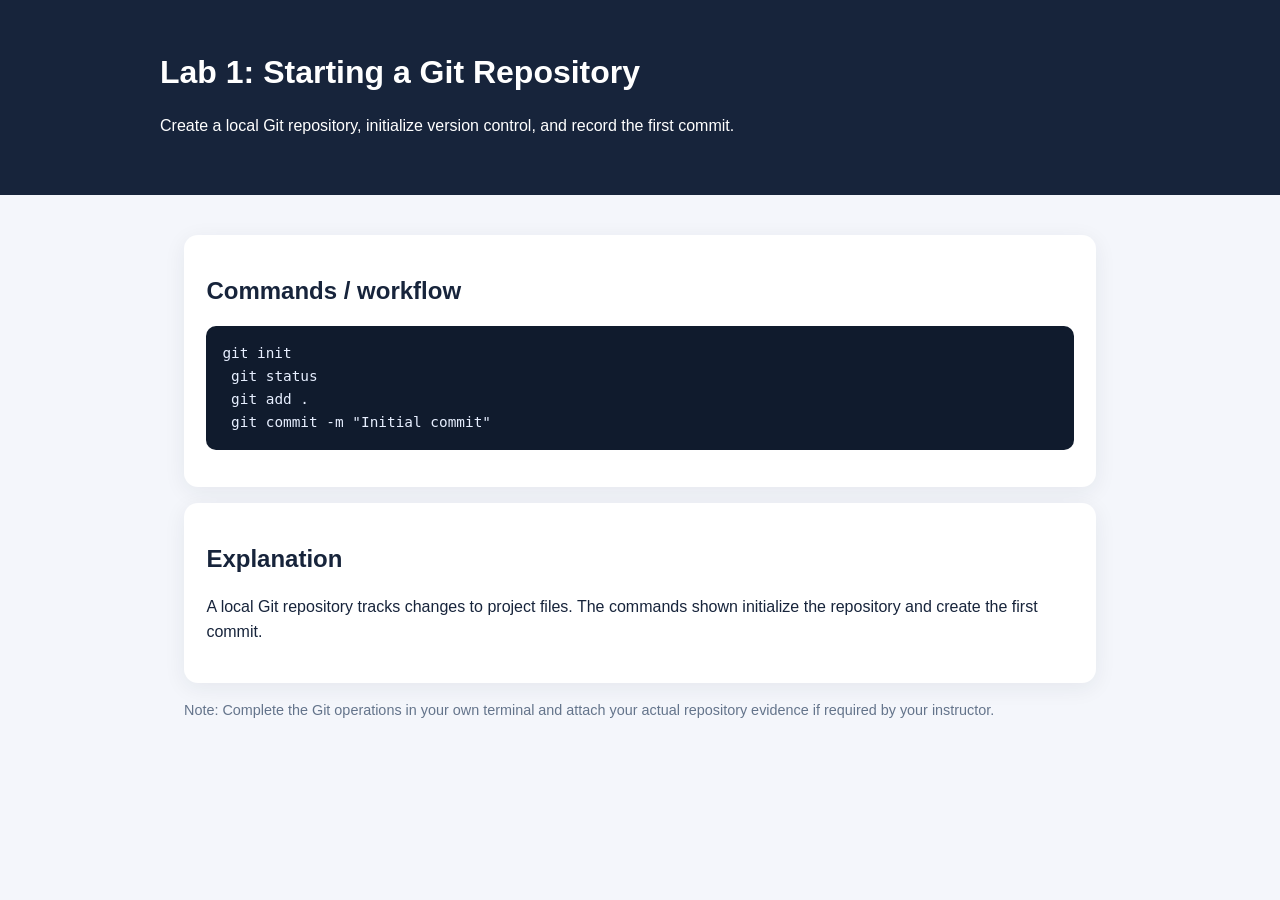
<file: Lab1/index.html>
<!DOCTYPE html>
<html lang="en"><head><meta charset="UTF-8"><meta name="viewport" content="width=device-width, initial-scale=1.0"><title>Lab 1: Starting a Git Repository</title><link rel="stylesheet" href="style.css"></head><body>
<!-- Name: Mohammad Ayan | Roll Number: 2410303268 | Assignment: Lab 1 - Starting a Git Repository -->
<header><h1>Lab 1: Starting a Git Repository</h1><p>Create a local Git repository, initialize version control, and record the first commit.</p></header><main><section class="card"><h2>Commands / workflow</h2><pre>git init
 git status
 git add .
 git commit -m "Initial commit"</pre></section><section class="card"><h2>Explanation</h2><p>A local Git repository tracks changes to project files. The commands shown initialize the repository and create the first commit.</p></section><p class="note">Note: Complete the Git operations in your own terminal and attach your actual repository evidence if required by your instructor.</p></main></body></html>
</file>
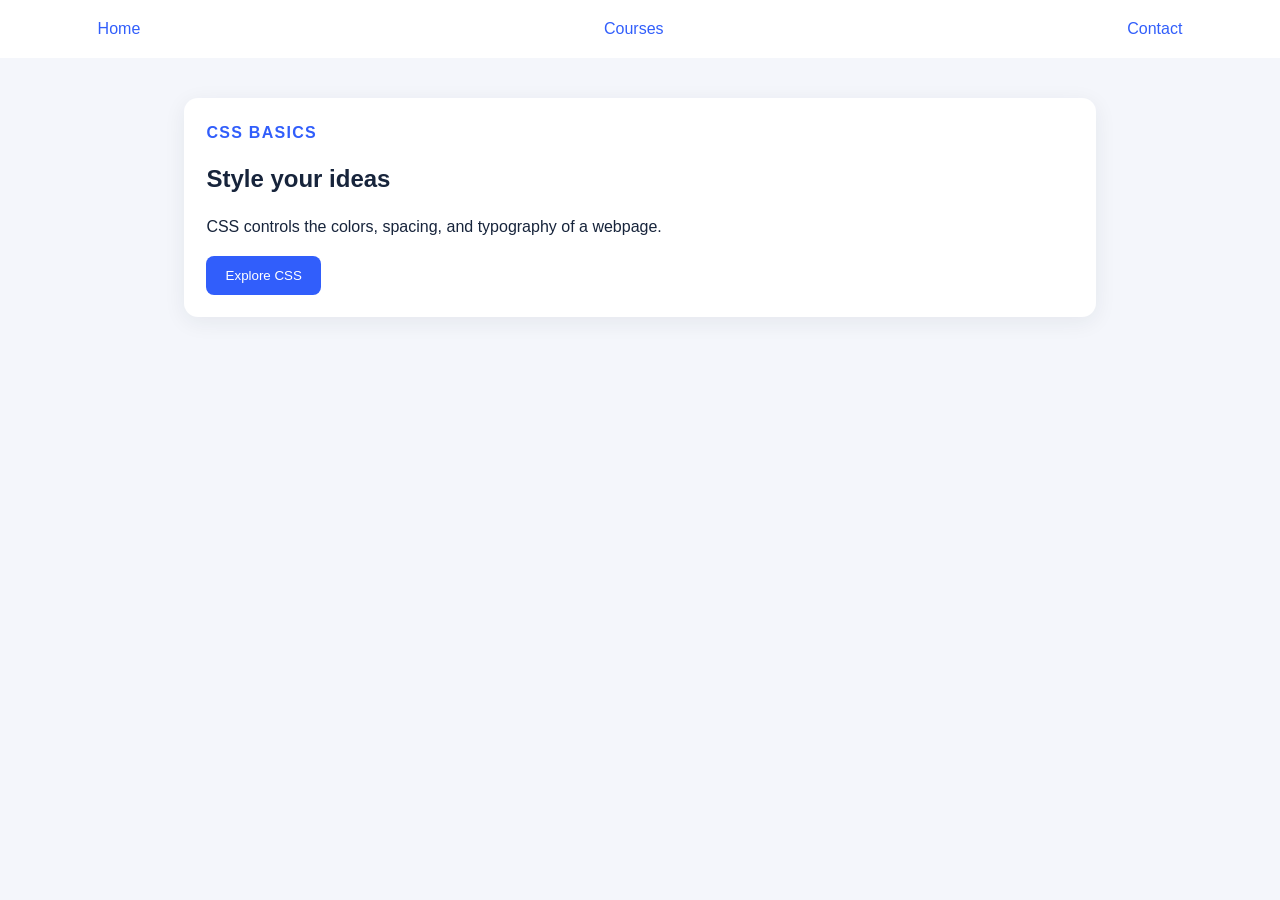
<file: Lab10/index.html>
<!DOCTYPE html><html lang="en"><head><meta charset="UTF-8"><meta name="viewport" content="width=device-width, initial-scale=1.0"><title>Lab 10: CSS Fundamentals</title><link rel="stylesheet" href="style.css"></head><body><!-- Name: Mohammad Ayan | Roll Number: YOUR_ROLL_NUMBER | Assignment: Lab 10 - CSS Fundamentals --><nav><a>Home</a><a>Courses</a><a>Contact</a></nav><main><article class="card"><span class="tag">CSS BASICS</span><h1>Style your ideas</h1><p>CSS controls the colors, spacing, and typography of a webpage.</p><button>Explore CSS</button></article></main></body></html>
</file>
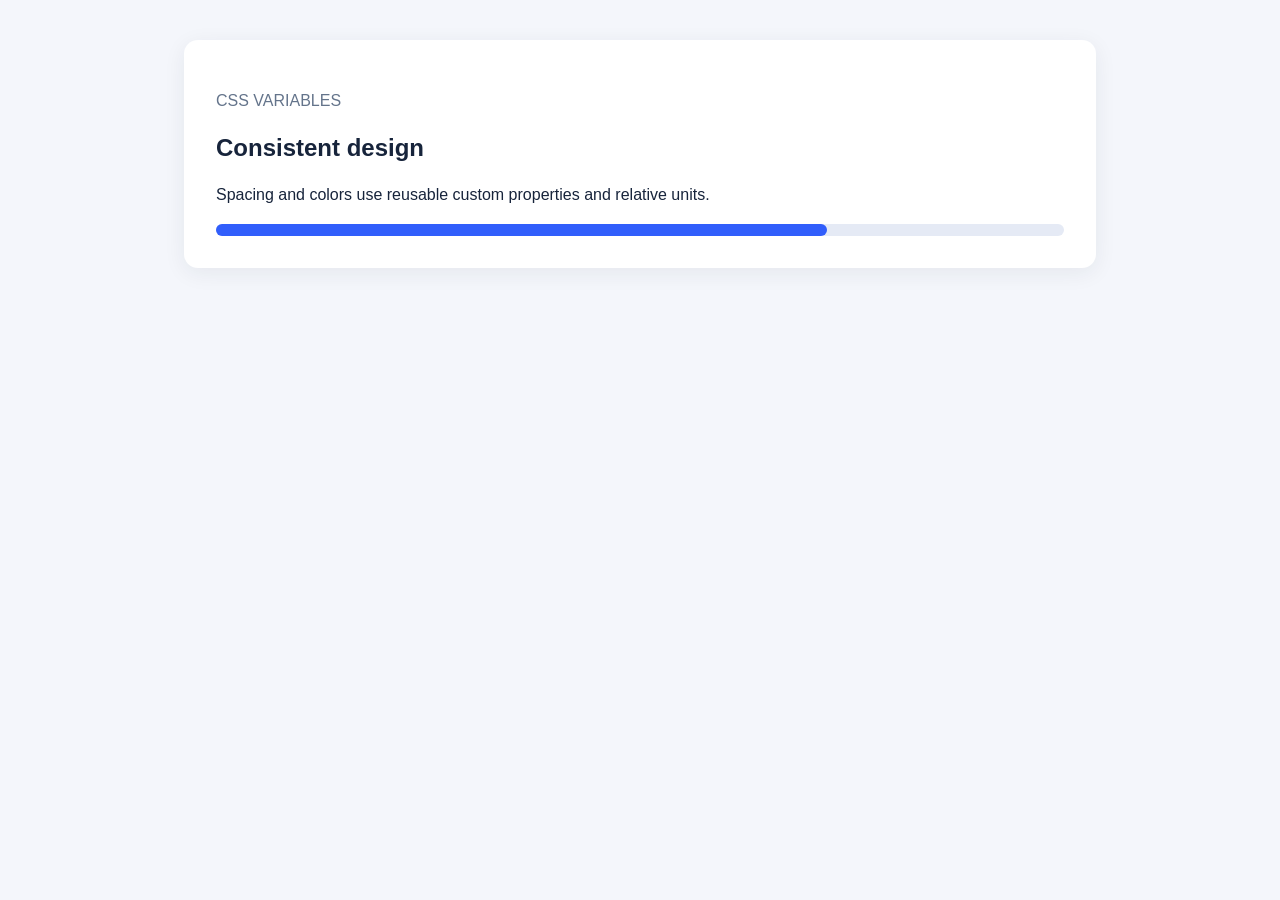
<file: Lab11/index.html>
<!DOCTYPE html><html lang="en"><head><meta charset="UTF-8"><meta name="viewport" content="width=device-width, initial-scale=1.0"><title>Lab 11: Units and CSS Variables</title><link rel="stylesheet" href="style.css"></head><body><!-- Name: Mohammad Ayan | Roll Number: YOUR_ROLL_NUMBER | Assignment: Lab 11 - Units and CSS Variables --><main><section class="panel"><p class="eyebrow">CSS VARIABLES</p><h1>Consistent design</h1><p>Spacing and colors use reusable custom properties and relative units.</p><div class="meter"><span></span></div></section></main></body></html>
</file>
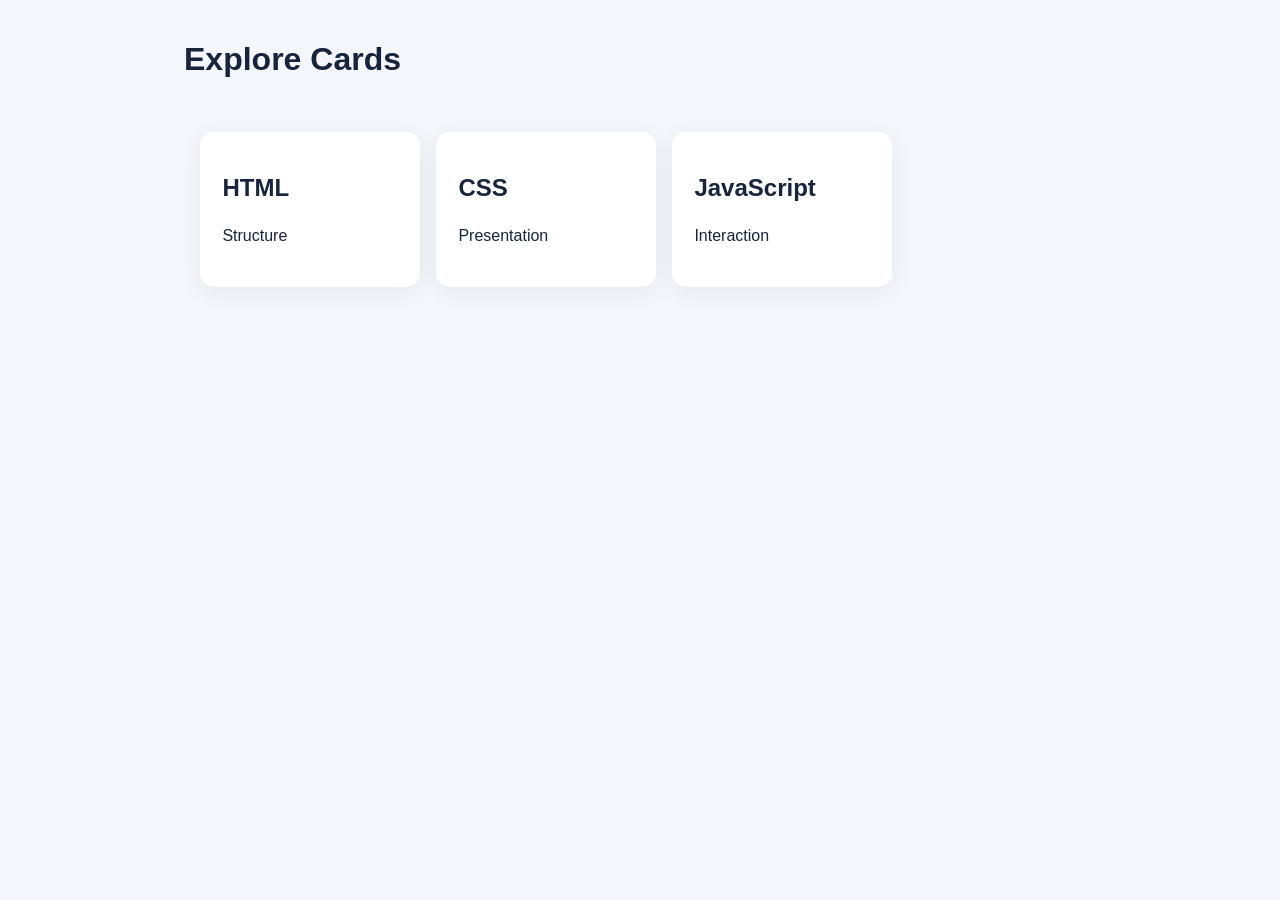
<file: Lab12/index.html>
<!DOCTYPE html><html lang="en"><head><meta charset="UTF-8"><meta name="viewport" content="width=device-width, initial-scale=1.0"><title>Lab 12: Box Model, Cards and Scrolling</title><link rel="stylesheet" href="style.css"></head><body><!-- Name: Mohammad Ayan | Roll Number: YOUR_ROLL_NUMBER | Assignment: Lab 12 - Box Model, Cards and Scrolling --><main><h1>Explore Cards</h1><div class="scroller"><article class="card"><h2>HTML</h2><p>Structure</p></article><article class="card"><h2>CSS</h2><p>Presentation</p></article><article class="card"><h2>JavaScript</h2><p>Interaction</p></article></div></main></body></html>
</file>
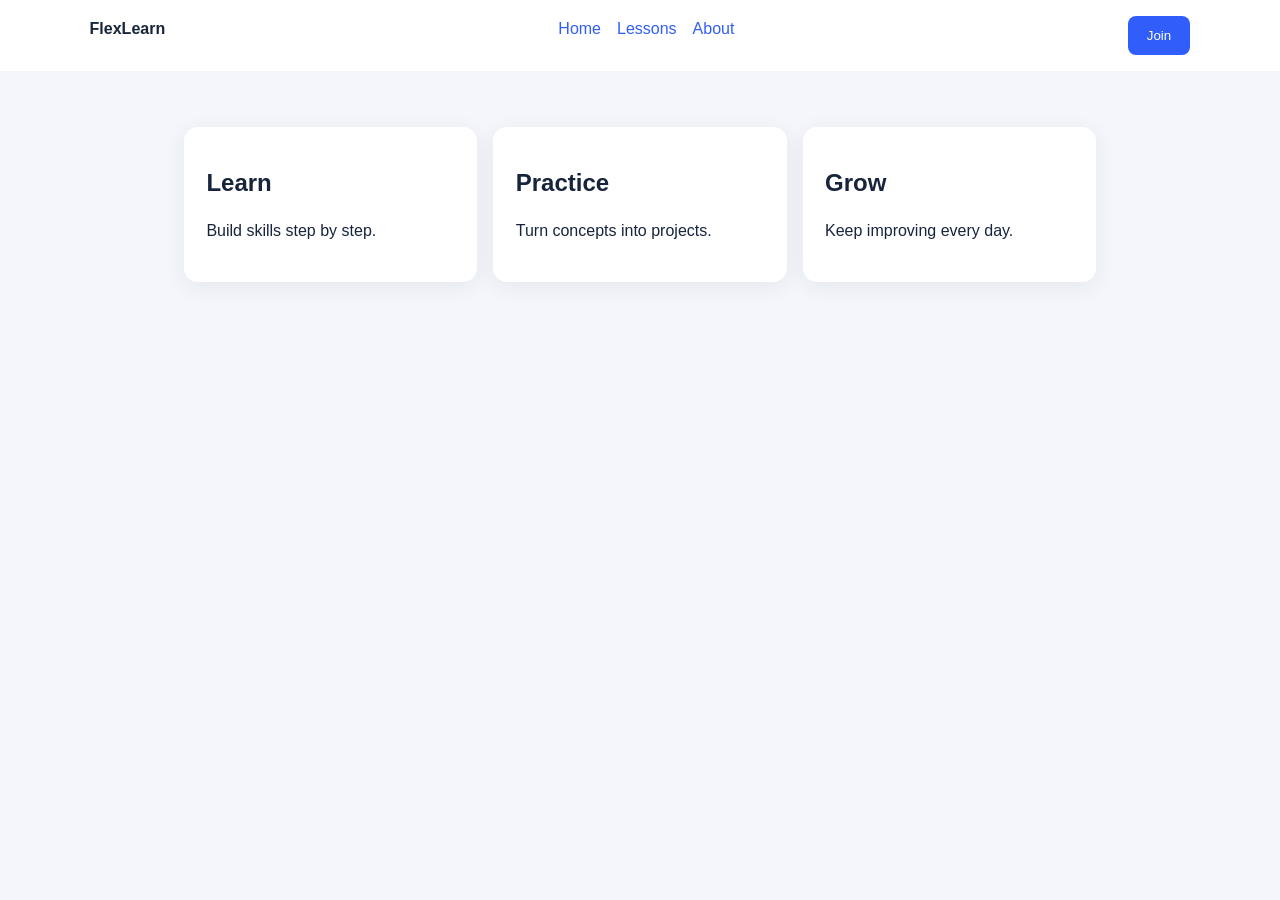
<file: Lab13/index.html>
<!DOCTYPE html><html lang="en"><head><meta charset="UTF-8"><meta name="viewport" content="width=device-width, initial-scale=1.0"><title>Lab 13: Flexbox Layouts</title><link rel="stylesheet" href="style.css"></head><body><!-- Name: Mohammad Ayan | Roll Number: YOUR_ROLL_NUMBER | Assignment: Lab 13 - Flexbox Layouts --><nav class="nav"><strong>FlexLearn</strong><div><a>Home</a><a>Lessons</a><a>About</a></div><button>Join</button></nav><main class="flex"><article class="card"><h2>Learn</h2><p>Build skills step by step.</p></article><article class="card"><h2>Practice</h2><p>Turn concepts into projects.</p></article><article class="card"><h2>Grow</h2><p>Keep improving every day.</p></article></main></body></html>
</file>
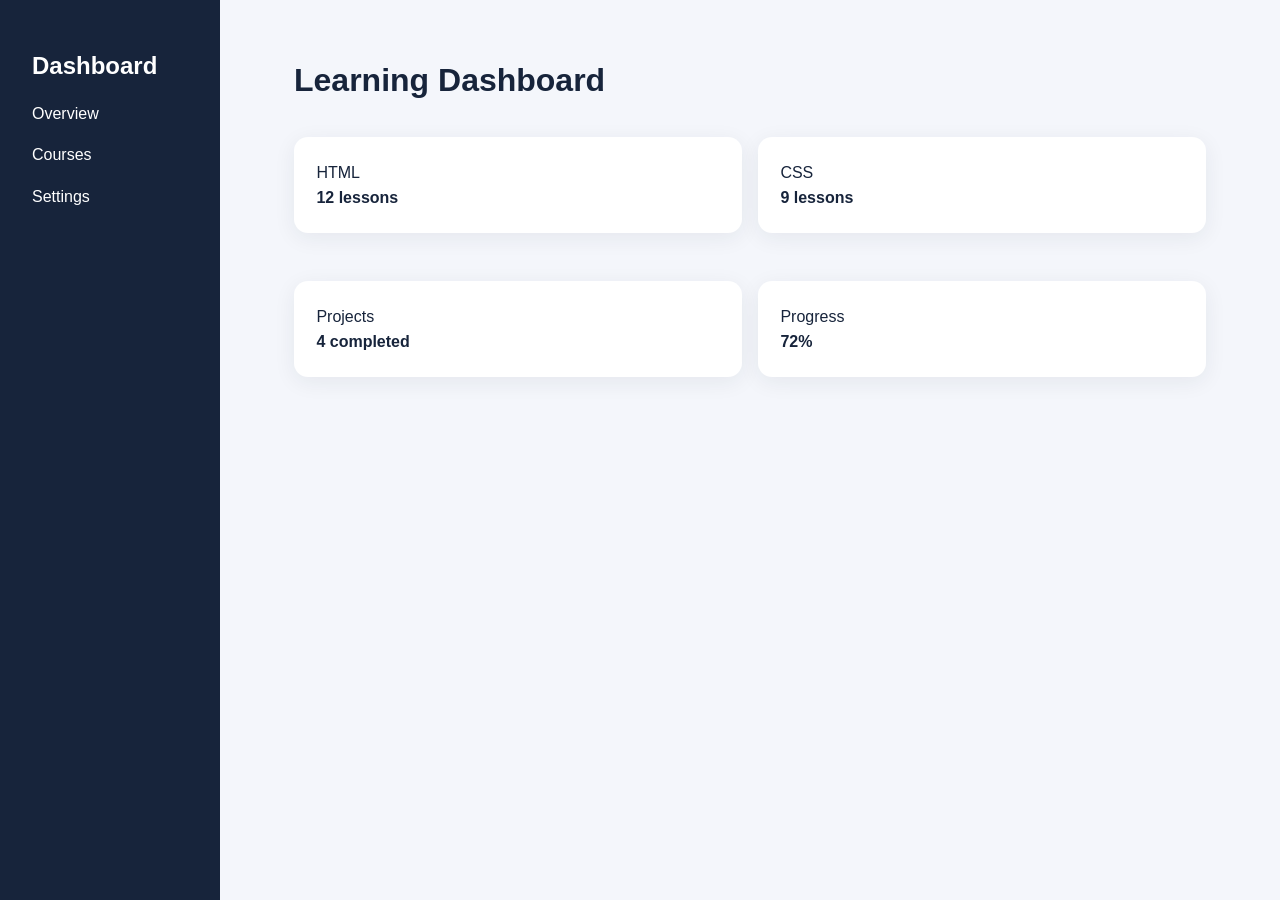
<file: Lab14/index.html>
<!DOCTYPE html><html lang="en"><head><meta charset="UTF-8"><meta name="viewport" content="width=device-width, initial-scale=1.0"><title>Lab 14: CSS Grid Layouts</title><link rel="stylesheet" href="style.css"></head><body><!-- Name: Mohammad Ayan | Roll Number: YOUR_ROLL_NUMBER | Assignment: Lab 14 - CSS Grid Layouts --><div class="dashboard"><aside><h2>Dashboard</h2><p>Overview</p><p>Courses</p><p>Settings</p></aside><main><h1>Learning Dashboard</h1><div class="tiles"><article class="card">HTML<br><strong>12 lessons</strong></article><article class="card">CSS<br><strong>9 lessons</strong></article><article class="card">Projects<br><strong>4 completed</strong></article><article class="card">Progress<br><strong>72%</strong></article></div></main></div></body></html>
</file>
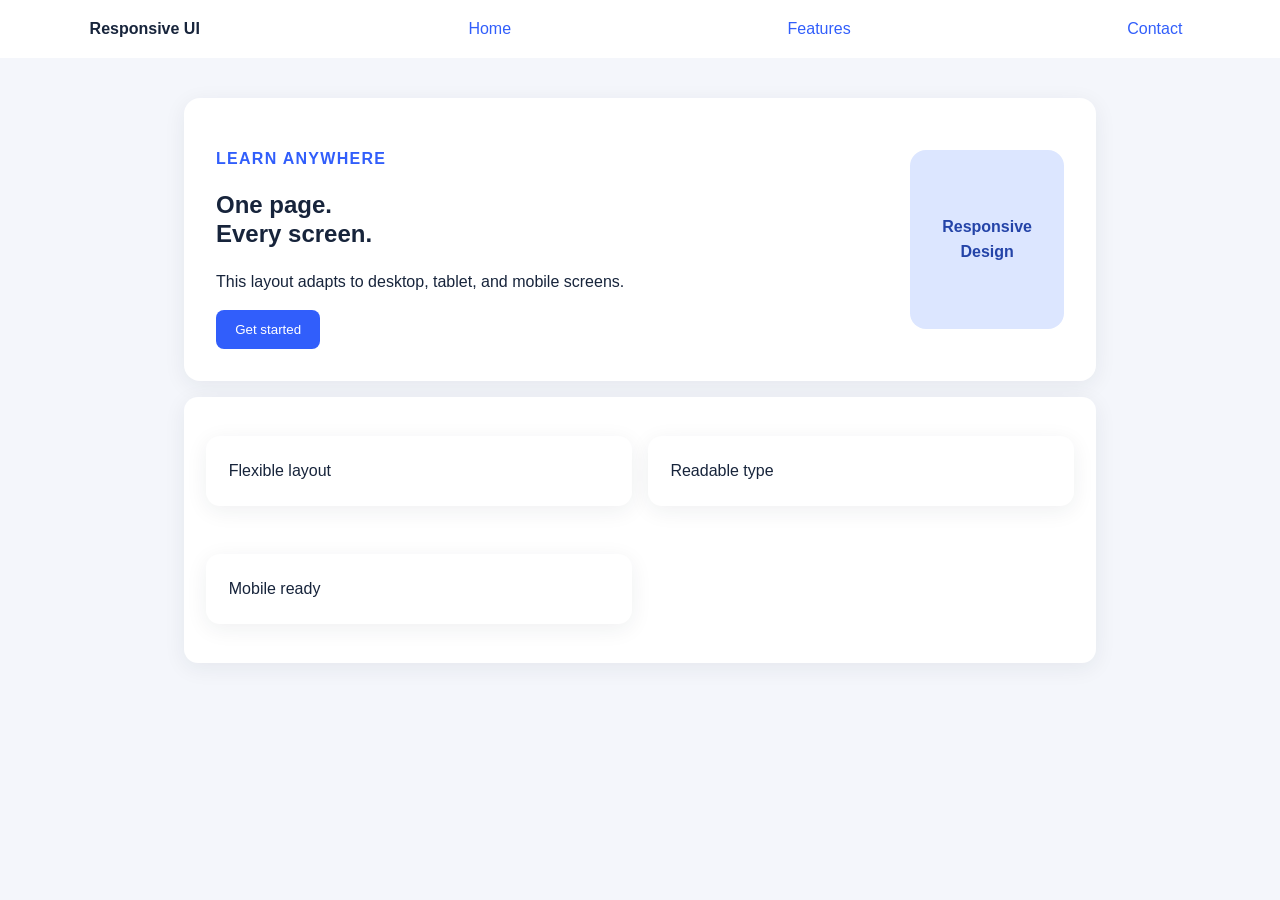
<file: Lab15/index.html>
<!DOCTYPE html><html lang="en"><head><meta charset="UTF-8"><meta name="viewport" content="width=device-width, initial-scale=1.0"><title>Lab 15: Responsive Pages with Media Queries</title><link rel="stylesheet" href="style.css"></head><body><!-- Name: Mohammad Ayan | Roll Number: YOUR_ROLL_NUMBER | Assignment: Lab 15 - Responsive Pages with Media Queries --><nav><strong>Responsive UI</strong><a>Home</a><a>Features</a><a>Contact</a></nav><main><section class="hero"><div><p class="tag">LEARN ANYWHERE</p><h1>One page.<br>Every screen.</h1><p>This layout adapts to desktop, tablet, and mobile screens.</p><button>Get started</button></div><div class="visual">Responsive<br>Design</div></section><section class="tiles"><article class="card">Flexible layout</article><article class="card">Readable type</article><article class="card">Mobile ready</article></section></main></body></html>
</file>
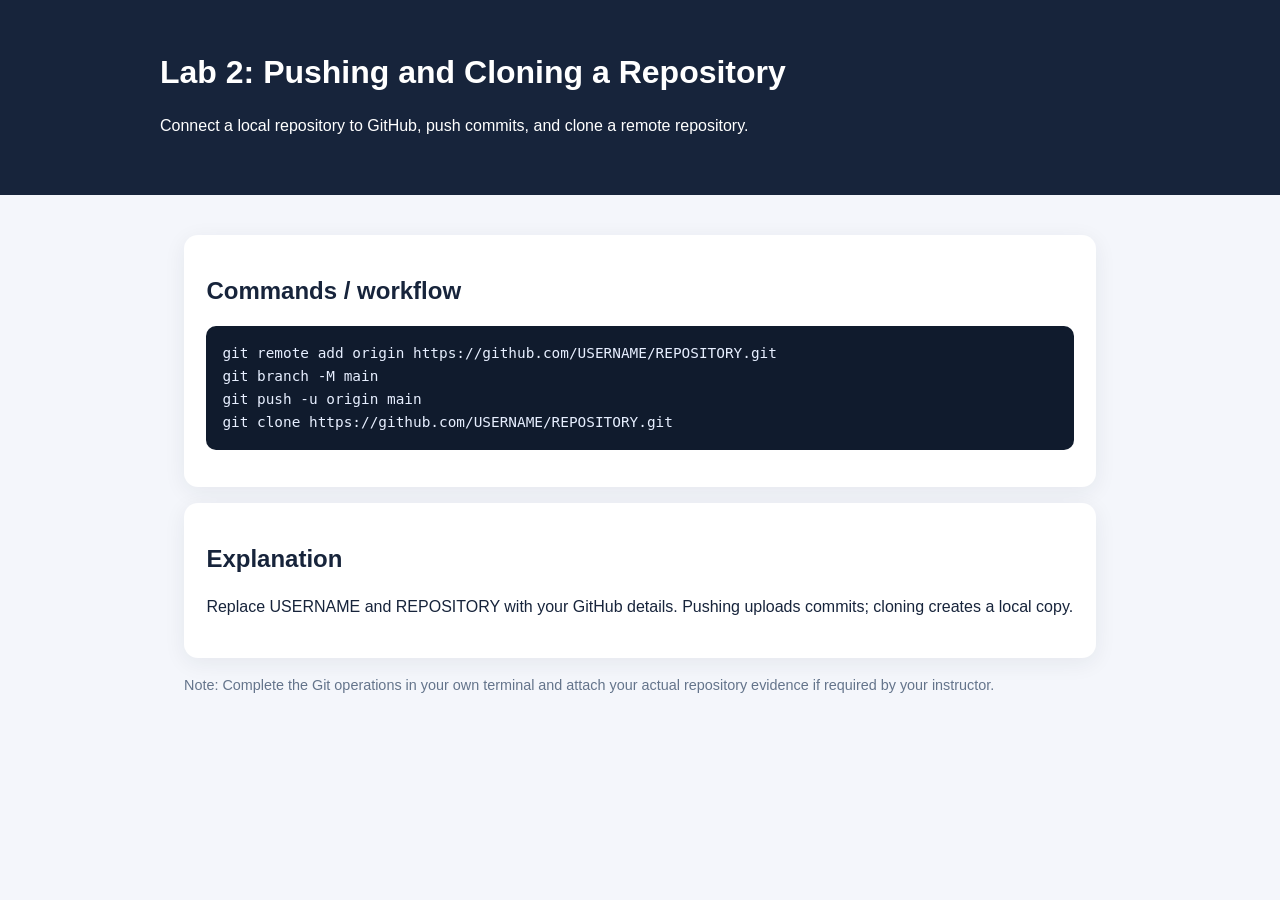
<file: Lab2/index.html>
<!DOCTYPE html>
<html lang="en"><head><meta charset="UTF-8"><meta name="viewport" content="width=device-width, initial-scale=1.0"><title>Lab 2: Pushing and Cloning a Repository</title><link rel="stylesheet" href="style.css"></head><body>
<!-- Name: Mohammad Ayan | Roll Number: 2410303268 | Assignment: Lab 2 - Pushing and Cloning a Repository -->
<header><h1>Lab 2: Pushing and Cloning a Repository</h1><p>Connect a local repository to GitHub, push commits, and clone a remote repository.</p></header><main><section class="card"><h2>Commands / workflow</h2><pre>git remote add origin https://github.com/USERNAME/REPOSITORY.git
git branch -M main
git push -u origin main
git clone https://github.com/USERNAME/REPOSITORY.git</pre></section><section class="card"><h2>Explanation</h2><p>Replace USERNAME and REPOSITORY with your GitHub details. Pushing uploads commits; cloning creates a local copy.</p></section><p class="note">Note: Complete the Git operations in your own terminal and attach your actual repository evidence if required by your instructor.</p></main></body></html>
</file>
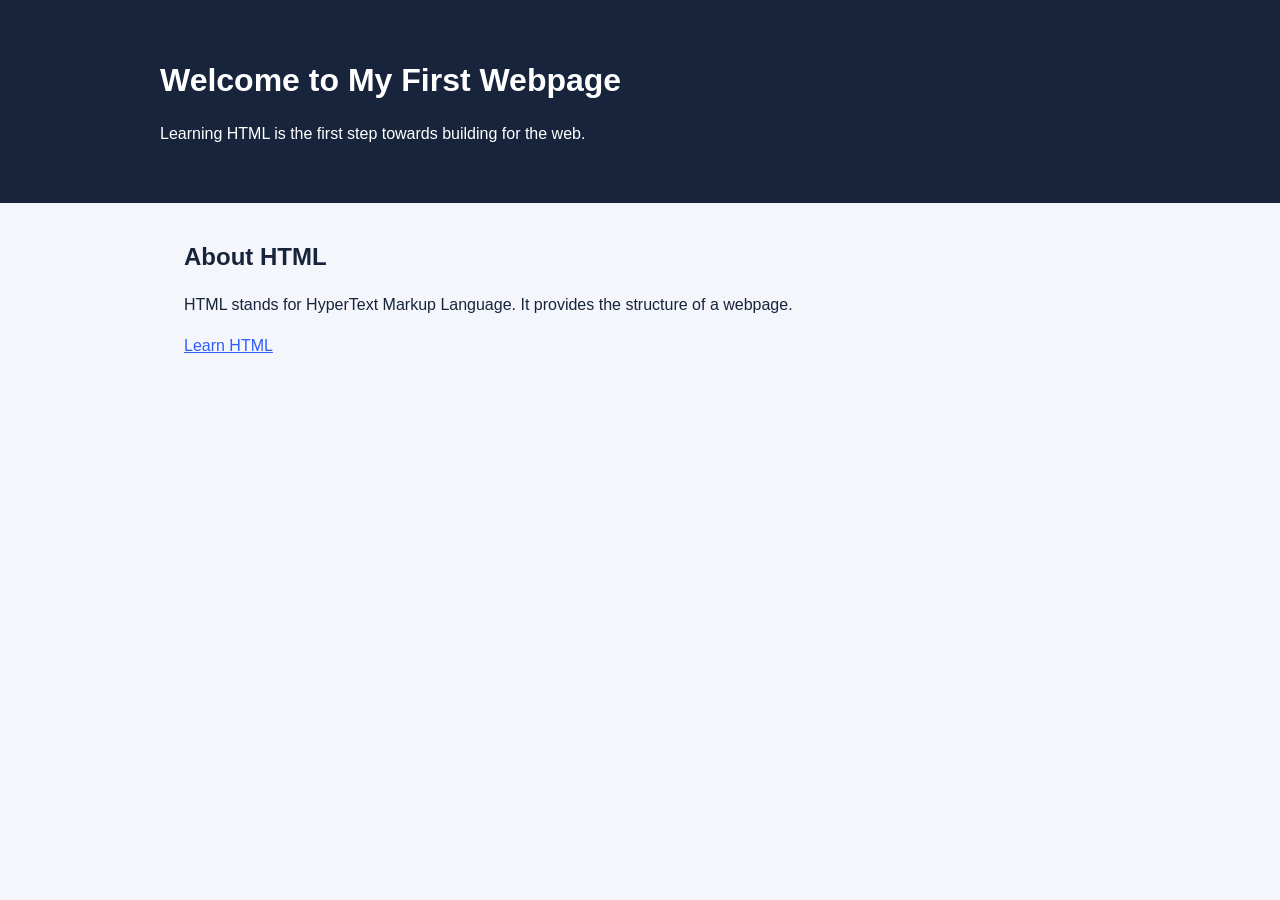
<file: Lab3/index.html>
<!DOCTYPE html>
<html lang="en"><head><meta charset="UTF-8"><meta name="viewport" content="width=device-width, initial-scale=1.0"><title>My First HTML Page</title><link rel="stylesheet" href="style.css"></head><body>
<!-- Name: Mohammad Ayan | Roll Number: 2410303268 | Assignment: Lab 3 - Your First HTML Page -->
<header><h1>Welcome to My First Webpage</h1><p>Learning HTML is the first step towards building for the web.</p></header><main><h2>About HTML</h2><p>HTML stands for HyperText Markup Language. It provides the structure of a webpage.</p><a href="https://developer.mozilla.org/en-US/docs/Web/HTML">Learn HTML</a></main></body></html>
</file>
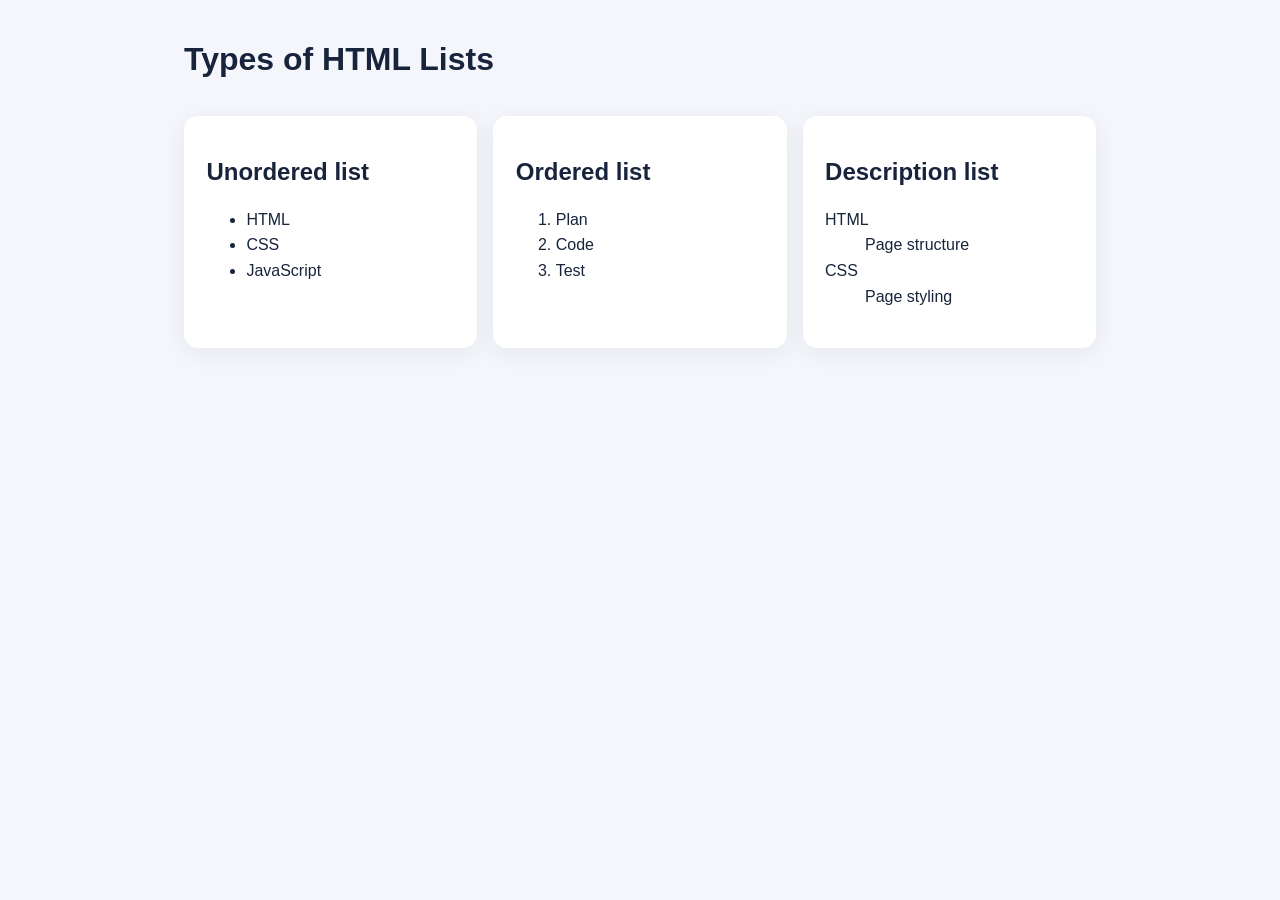
<file: Lab6/index.html>
<!DOCTYPE html><html lang="en"><head><meta charset="UTF-8"><meta name="viewport" content="width=device-width, initial-scale=1.0"><title>HTML Lists</title><link rel="stylesheet" href="style.css"></head><body><!-- Name: Mohammad Ayan | Roll Number: YOUR_ROLL_NUMBER | Assignment: Lab 6 - Types of HTML Lists --><main><h1>Types of HTML Lists</h1><div class="columns"><section><h2>Unordered list</h2><ul><li>HTML</li><li>CSS</li><li>JavaScript</li></ul></section><section><h2>Ordered list</h2><ol><li>Plan</li><li>Code</li><li>Test</li></ol></section><section><h2>Description list</h2><dl><dt>HTML</dt><dd>Page structure</dd><dt>CSS</dt><dd>Page styling</dd></dl></section></div></main></body></html>
</file>
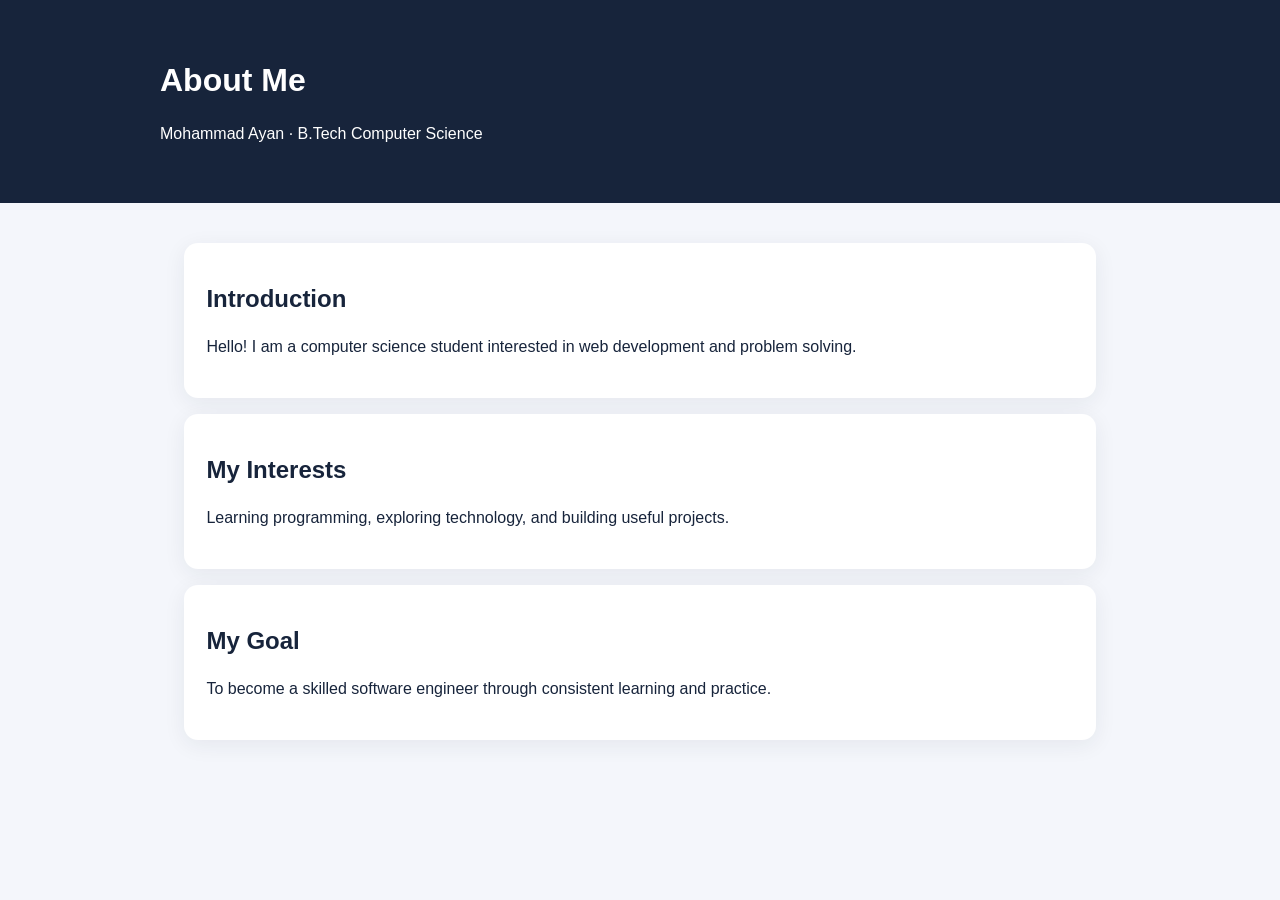
<file: Lab7/index.html>
<!DOCTYPE html><html lang="en"><head><meta charset="UTF-8"><meta name="viewport" content="width=device-width, initial-scale=1.0"><title>About Me</title><link rel="stylesheet" href="style.css"></head><body><!-- Name: Mohammad Ayan | Roll Number: YOUR_ROLL_NUMBER | Assignment: Lab 7 - About Me Page --><header><h1>About Me</h1><p>Mohammad Ayan · B.Tech Computer Science</p></header><main><section><h2>Introduction</h2><p>Hello! I am a computer science student interested in web development and problem solving.</p></section><section><h2>My Interests</h2><p>Learning programming, exploring technology, and building useful projects.</p></section><section><h2>My Goal</h2><p>To become a skilled software engineer through consistent learning and practice.</p></section></main></body></html>
</file>
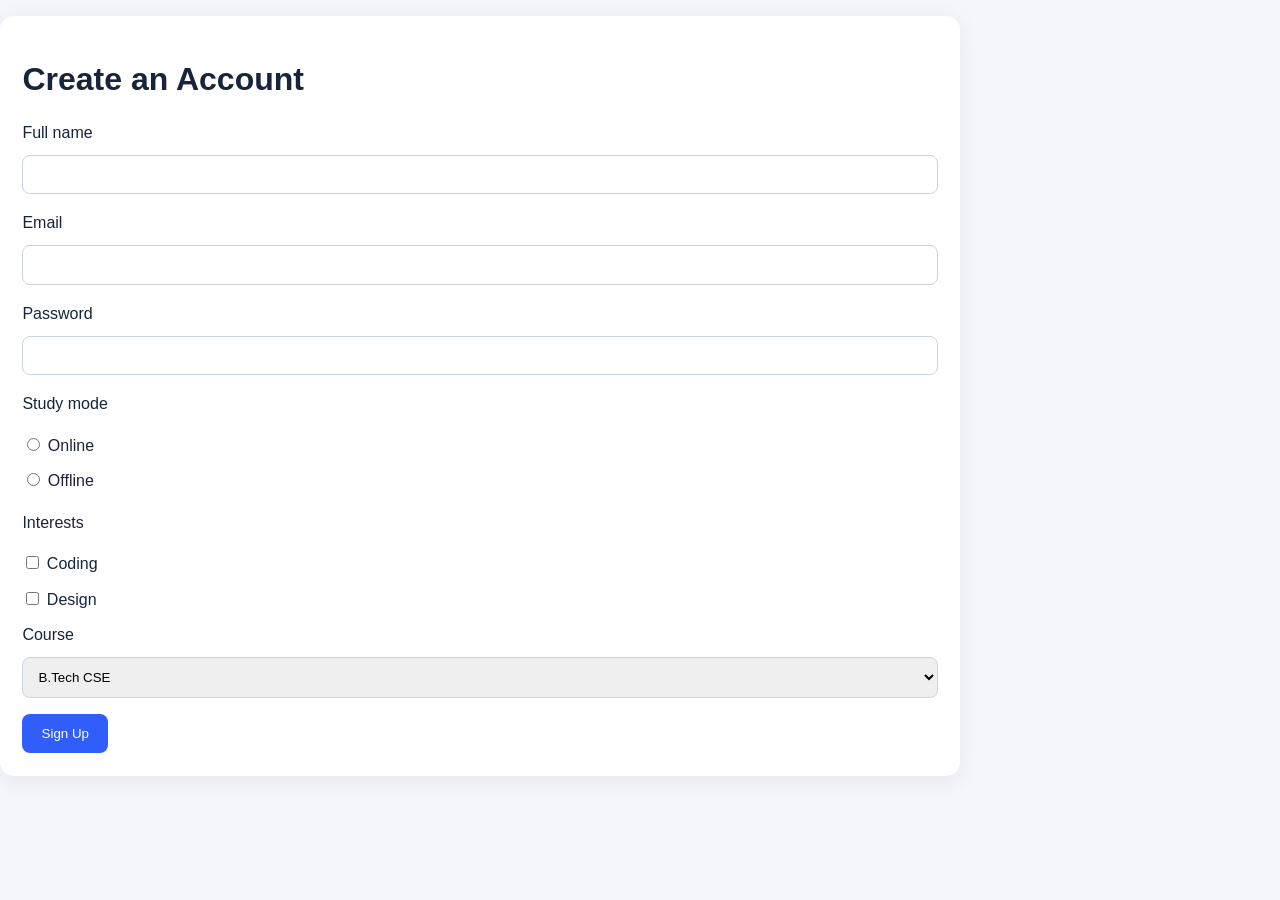
<file: Lab8/index.html>
<!DOCTYPE html><html lang="en"><head><meta charset="UTF-8"><meta name="viewport" content="width=device-width, initial-scale=1.0"><title>Sign Up</title><link rel="stylesheet" href="style.css"></head><body><!-- Name: Mohammad Ayan | Roll Number: YOUR_ROLL_NUMBER | Assignment: Lab 8 - Sign-Up Forms and Choices --><main class="form-card"><h1>Create an Account</h1><form><label for="name">Full name</label><input id="name" name="name" required><label for="email">Email</label><input id="email" type="email" name="email" required><label for="password">Password</label><input id="password" type="password" name="password" required><p>Study mode</p><label><input type="radio" name="mode" value="online"> Online</label><label><input type="radio" name="mode" value="offline"> Offline</label><p>Interests</p><label><input type="checkbox" name="interest" value="coding"> Coding</label><label><input type="checkbox" name="interest" value="design"> Design</label><label for="course">Course</label><select id="course"><option>B.Tech CSE</option><option>BCA</option><option>MCA</option></select><button type="submit">Sign Up</button></form></main></body></html>
</file>
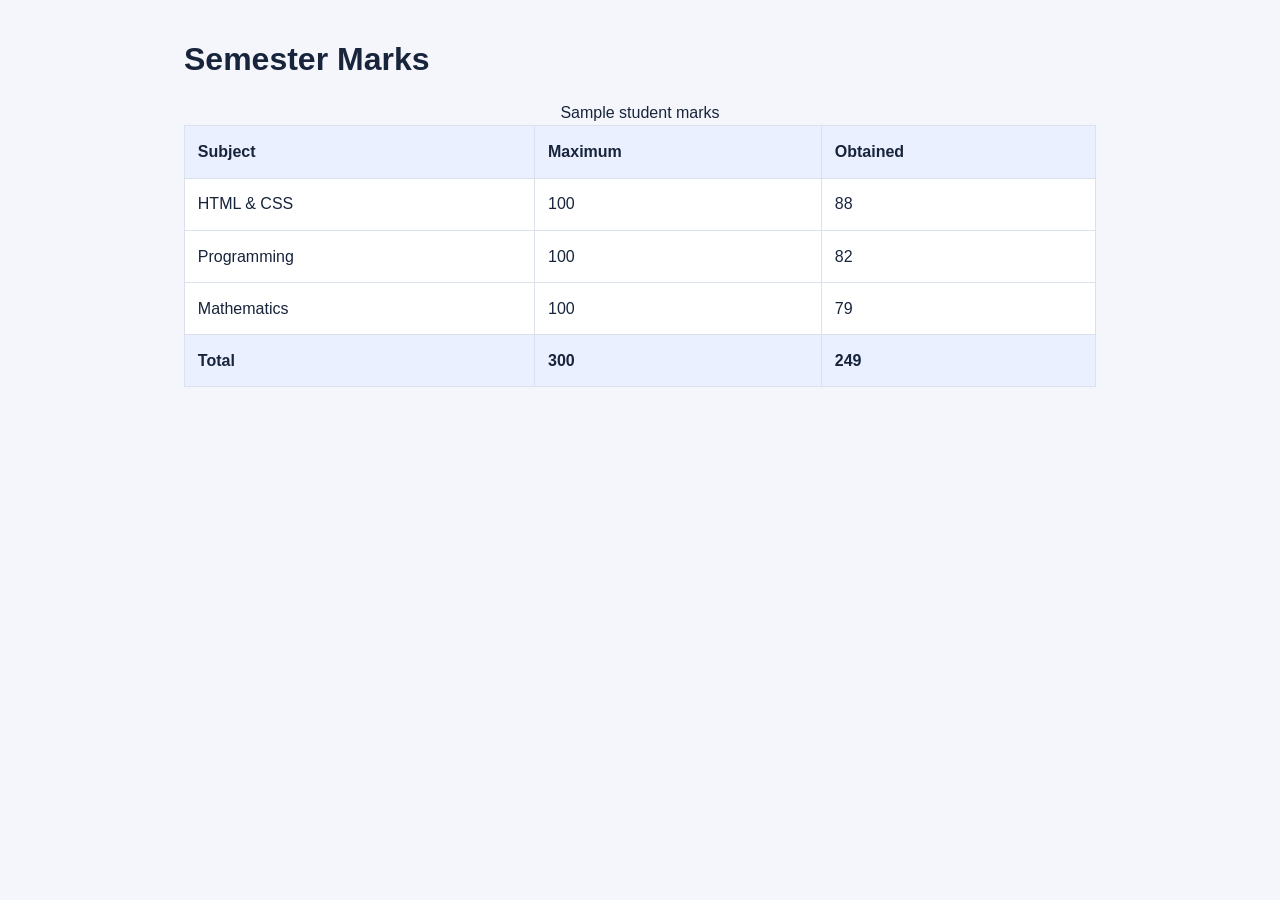
<file: Lab9/index.html>
<!DOCTYPE html><html lang="en"><head><meta charset="UTF-8"><meta name="viewport" content="width=device-width, initial-scale=1.0"><title>Marks Table</title><link rel="stylesheet" href="style.css"></head><body><!-- Name: Mohammad Ayan | Roll Number: YOUR_ROLL_NUMBER | Assignment: Lab 9 - Tables with Headers and Footers --><main><h1>Semester Marks</h1><table><caption>Sample student marks</caption><thead><tr><th>Subject</th><th>Maximum</th><th>Obtained</th></tr></thead><tbody><tr><td>HTML &amp; CSS</td><td>100</td><td>88</td></tr><tr><td>Programming</td><td>100</td><td>82</td></tr><tr><td>Mathematics</td><td>100</td><td>79</td></tr></tbody><tfoot><tr><th>Total</th><th>300</th><th>249</th></tr></tfoot></table></main></body></html>
</file>
<file: Lab1/style.css>
*{box-sizing:border-box} :root{--ink:#17243b;--blue:#315efb;--pale:#edf2ff;--muted:#64748b;--space:1rem}body{margin:0;background:#f4f6fb;color:var(--ink);font:16px/1.6 Arial,sans-serif}header{padding:2.5rem max(7%,calc((100% - 960px)/2));background:#17243b;color:white}main{max-width:960px;margin:2.5rem auto;padding:0 1.5rem}h1,h2{line-height:1.2}a{color:var(--blue)}.card,.profile,.panel,.form-card,section{background:white;border-radius:14px;padding:1.4rem;margin:1rem 0;box-shadow:0 5px 22px #17243b12}.muted,.eyebrow{color:var(--muted)}pre{white-space:pre-wrap;background:#101b2d;color:#e7efff;padding:1rem;border-radius:10px;overflow:auto}.note{color:var(--muted);font-size:.9rem}.columns,.tiles,.flex{display:flex;gap:1rem;flex-wrap:wrap}.columns>section,.flex>.card{flex:1;min-width:180px}img{max-width:100%;border-radius:12px}.hero{width:100%}label{display:block;margin:.6rem 0}input:not([type=radio]):not([type=checkbox]),select{display:block;width:100%;padding:.7rem;border:1px solid #ccd4e2;border-radius:8px;margin:.3rem 0 1rem}button{background:var(--blue);color:white;border:0;padding:.75rem 1.2rem;border-radius:8px;cursor:pointer}table{width:100%;border-collapse:collapse;background:white}th,td{padding:.8rem;border:1px solid #dbe1eb;text-align:left}th{background:#eaf0ff}.tag{color:var(--blue);font-weight:bold;letter-spacing:.08em}nav{display:flex;justify-content:space-between;gap:1rem;padding:1rem 7%;background:white}nav a{margin:0 .5rem;text-decoration:none}.panel{padding:2rem}.meter{height:12px;background:#e5eaf5;border-radius:20px}.meter span{display:block;width:72%;height:100%;background:var(--blue);border-radius:20px}.scroller{display:flex;gap:1rem;overflow-x:auto;padding:1rem}.scroller .card{min-width:220px}.dashboard{display:grid;grid-template-columns:220px 1fr;min-height:100vh}.dashboard aside{background:#17243b;color:white;padding:2rem}.dashboard main{width:100%}.tiles{display:grid;grid-template-columns:repeat(2,minmax(0,1fr))}.hero{display:flex;align-items:center;justify-content:space-between;gap:2rem;padding:2rem;background:white;border-radius:16px}.visual{background:#dce6ff;padding:4rem 2rem;border-radius:16px;text-align:center;font-weight:bold;color:#2444a8}.profile{text-align:center;max-width:440px;margin:3rem auto}.profile img{width:120px;height:120px} @media(max-width:650px){.dashboard{grid-template-columns:1fr}.dashboard aside{display:none}.tiles{grid-template-columns:1fr}.hero{display:block}nav{flex-wrap:wrap}.columns{display:block}}header{padding-top:2rem}pre{font-size:.9rem}
</file>
<file: Lab10/style.css>
*{box-sizing:border-box} :root{--ink:#17243b;--blue:#315efb;--pale:#edf2ff;--muted:#64748b;--space:1rem}body{margin:0;background:#f4f6fb;color:var(--ink);font:16px/1.6 Arial,sans-serif}header{padding:2.5rem max(7%,calc((100% - 960px)/2));background:#17243b;color:white}main{max-width:960px;margin:2.5rem auto;padding:0 1.5rem}h1,h2{line-height:1.2}a{color:var(--blue)}.card,.profile,.panel,.form-card,section{background:white;border-radius:14px;padding:1.4rem;margin:1rem 0;box-shadow:0 5px 22px #17243b12}.muted,.eyebrow{color:var(--muted)}pre{white-space:pre-wrap;background:#101b2d;color:#e7efff;padding:1rem;border-radius:10px;overflow:auto}.note{color:var(--muted);font-size:.9rem}.columns,.tiles,.flex{display:flex;gap:1rem;flex-wrap:wrap}.columns>section,.flex>.card{flex:1;min-width:180px}img{max-width:100%;border-radius:12px}.hero{width:100%}label{display:block;margin:.6rem 0}input:not([type=radio]):not([type=checkbox]),select{display:block;width:100%;padding:.7rem;border:1px solid #ccd4e2;border-radius:8px;margin:.3rem 0 1rem}button{background:var(--blue);color:white;border:0;padding:.75rem 1.2rem;border-radius:8px;cursor:pointer}table{width:100%;border-collapse:collapse;background:white}th,td{padding:.8rem;border:1px solid #dbe1eb;text-align:left}th{background:#eaf0ff}.tag{color:var(--blue);font-weight:bold;letter-spacing:.08em}nav{display:flex;justify-content:space-between;gap:1rem;padding:1rem 7%;background:white}nav a{margin:0 .5rem;text-decoration:none}.panel{padding:2rem}.meter{height:12px;background:#e5eaf5;border-radius:20px}.meter span{display:block;width:72%;height:100%;background:var(--blue);border-radius:20px}.scroller{display:flex;gap:1rem;overflow-x:auto;padding:1rem}.scroller .card{min-width:220px}.dashboard{display:grid;grid-template-columns:220px 1fr;min-height:100vh}.dashboard aside{background:#17243b;color:white;padding:2rem}.dashboard main{width:100%}.tiles{display:grid;grid-template-columns:repeat(2,minmax(0,1fr))}.hero{display:flex;align-items:center;justify-content:space-between;gap:2rem;padding:2rem;background:white;border-radius:16px}.visual{background:#dce6ff;padding:4rem 2rem;border-radius:16px;text-align:center;font-weight:bold;color:#2444a8}.profile{text-align:center;max-width:440px;margin:3rem auto}.profile img{width:120px;height:120px} @media(max-width:650px){.dashboard{grid-template-columns:1fr}.dashboard aside{display:none}.tiles{grid-template-columns:1fr}.hero{display:block}nav{flex-wrap:wrap}.columns{display:block}}
</file>
<file: Lab11/style.css>
*{box-sizing:border-box} :root{--ink:#17243b;--blue:#315efb;--pale:#edf2ff;--muted:#64748b;--space:1rem}body{margin:0;background:#f4f6fb;color:var(--ink);font:16px/1.6 Arial,sans-serif}header{padding:2.5rem max(7%,calc((100% - 960px)/2));background:#17243b;color:white}main{max-width:960px;margin:2.5rem auto;padding:0 1.5rem}h1,h2{line-height:1.2}a{color:var(--blue)}.card,.profile,.panel,.form-card,section{background:white;border-radius:14px;padding:1.4rem;margin:1rem 0;box-shadow:0 5px 22px #17243b12}.muted,.eyebrow{color:var(--muted)}pre{white-space:pre-wrap;background:#101b2d;color:#e7efff;padding:1rem;border-radius:10px;overflow:auto}.note{color:var(--muted);font-size:.9rem}.columns,.tiles,.flex{display:flex;gap:1rem;flex-wrap:wrap}.columns>section,.flex>.card{flex:1;min-width:180px}img{max-width:100%;border-radius:12px}.hero{width:100%}label{display:block;margin:.6rem 0}input:not([type=radio]):not([type=checkbox]),select{display:block;width:100%;padding:.7rem;border:1px solid #ccd4e2;border-radius:8px;margin:.3rem 0 1rem}button{background:var(--blue);color:white;border:0;padding:.75rem 1.2rem;border-radius:8px;cursor:pointer}table{width:100%;border-collapse:collapse;background:white}th,td{padding:.8rem;border:1px solid #dbe1eb;text-align:left}th{background:#eaf0ff}.tag{color:var(--blue);font-weight:bold;letter-spacing:.08em}nav{display:flex;justify-content:space-between;gap:1rem;padding:1rem 7%;background:white}nav a{margin:0 .5rem;text-decoration:none}.panel{padding:2rem}.meter{height:12px;background:#e5eaf5;border-radius:20px}.meter span{display:block;width:72%;height:100%;background:var(--blue);border-radius:20px}.scroller{display:flex;gap:1rem;overflow-x:auto;padding:1rem}.scroller .card{min-width:220px}.dashboard{display:grid;grid-template-columns:220px 1fr;min-height:100vh}.dashboard aside{background:#17243b;color:white;padding:2rem}.dashboard main{width:100%}.tiles{display:grid;grid-template-columns:repeat(2,minmax(0,1fr))}.hero{display:flex;align-items:center;justify-content:space-between;gap:2rem;padding:2rem;background:white;border-radius:16px}.visual{background:#dce6ff;padding:4rem 2rem;border-radius:16px;text-align:center;font-weight:bold;color:#2444a8}.profile{text-align:center;max-width:440px;margin:3rem auto}.profile img{width:120px;height:120px} @media(max-width:650px){.dashboard{grid-template-columns:1fr}.dashboard aside{display:none}.tiles{grid-template-columns:1fr}.hero{display:block}nav{flex-wrap:wrap}.columns{display:block}}
</file>
<file: Lab12/style.css>
*{box-sizing:border-box} :root{--ink:#17243b;--blue:#315efb;--pale:#edf2ff;--muted:#64748b;--space:1rem}body{margin:0;background:#f4f6fb;color:var(--ink);font:16px/1.6 Arial,sans-serif}header{padding:2.5rem max(7%,calc((100% - 960px)/2));background:#17243b;color:white}main{max-width:960px;margin:2.5rem auto;padding:0 1.5rem}h1,h2{line-height:1.2}a{color:var(--blue)}.card,.profile,.panel,.form-card,section{background:white;border-radius:14px;padding:1.4rem;margin:1rem 0;box-shadow:0 5px 22px #17243b12}.muted,.eyebrow{color:var(--muted)}pre{white-space:pre-wrap;background:#101b2d;color:#e7efff;padding:1rem;border-radius:10px;overflow:auto}.note{color:var(--muted);font-size:.9rem}.columns,.tiles,.flex{display:flex;gap:1rem;flex-wrap:wrap}.columns>section,.flex>.card{flex:1;min-width:180px}img{max-width:100%;border-radius:12px}.hero{width:100%}label{display:block;margin:.6rem 0}input:not([type=radio]):not([type=checkbox]),select{display:block;width:100%;padding:.7rem;border:1px solid #ccd4e2;border-radius:8px;margin:.3rem 0 1rem}button{background:var(--blue);color:white;border:0;padding:.75rem 1.2rem;border-radius:8px;cursor:pointer}table{width:100%;border-collapse:collapse;background:white}th,td{padding:.8rem;border:1px solid #dbe1eb;text-align:left}th{background:#eaf0ff}.tag{color:var(--blue);font-weight:bold;letter-spacing:.08em}nav{display:flex;justify-content:space-between;gap:1rem;padding:1rem 7%;background:white}nav a{margin:0 .5rem;text-decoration:none}.panel{padding:2rem}.meter{height:12px;background:#e5eaf5;border-radius:20px}.meter span{display:block;width:72%;height:100%;background:var(--blue);border-radius:20px}.scroller{display:flex;gap:1rem;overflow-x:auto;padding:1rem}.scroller .card{min-width:220px}.dashboard{display:grid;grid-template-columns:220px 1fr;min-height:100vh}.dashboard aside{background:#17243b;color:white;padding:2rem}.dashboard main{width:100%}.tiles{display:grid;grid-template-columns:repeat(2,minmax(0,1fr))}.hero{display:flex;align-items:center;justify-content:space-between;gap:2rem;padding:2rem;background:white;border-radius:16px}.visual{background:#dce6ff;padding:4rem 2rem;border-radius:16px;text-align:center;font-weight:bold;color:#2444a8}.profile{text-align:center;max-width:440px;margin:3rem auto}.profile img{width:120px;height:120px} @media(max-width:650px){.dashboard{grid-template-columns:1fr}.dashboard aside{display:none}.tiles{grid-template-columns:1fr}.hero{display:block}nav{flex-wrap:wrap}.columns{display:block}}
</file>
<file: Lab13/style.css>
*{box-sizing:border-box} :root{--ink:#17243b;--blue:#315efb;--pale:#edf2ff;--muted:#64748b;--space:1rem}body{margin:0;background:#f4f6fb;color:var(--ink);font:16px/1.6 Arial,sans-serif}header{padding:2.5rem max(7%,calc((100% - 960px)/2));background:#17243b;color:white}main{max-width:960px;margin:2.5rem auto;padding:0 1.5rem}h1,h2{line-height:1.2}a{color:var(--blue)}.card,.profile,.panel,.form-card,section{background:white;border-radius:14px;padding:1.4rem;margin:1rem 0;box-shadow:0 5px 22px #17243b12}.muted,.eyebrow{color:var(--muted)}pre{white-space:pre-wrap;background:#101b2d;color:#e7efff;padding:1rem;border-radius:10px;overflow:auto}.note{color:var(--muted);font-size:.9rem}.columns,.tiles,.flex{display:flex;gap:1rem;flex-wrap:wrap}.columns>section,.flex>.card{flex:1;min-width:180px}img{max-width:100%;border-radius:12px}.hero{width:100%}label{display:block;margin:.6rem 0}input:not([type=radio]):not([type=checkbox]),select{display:block;width:100%;padding:.7rem;border:1px solid #ccd4e2;border-radius:8px;margin:.3rem 0 1rem}button{background:var(--blue);color:white;border:0;padding:.75rem 1.2rem;border-radius:8px;cursor:pointer}table{width:100%;border-collapse:collapse;background:white}th,td{padding:.8rem;border:1px solid #dbe1eb;text-align:left}th{background:#eaf0ff}.tag{color:var(--blue);font-weight:bold;letter-spacing:.08em}nav{display:flex;justify-content:space-between;gap:1rem;padding:1rem 7%;background:white}nav a{margin:0 .5rem;text-decoration:none}.panel{padding:2rem}.meter{height:12px;background:#e5eaf5;border-radius:20px}.meter span{display:block;width:72%;height:100%;background:var(--blue);border-radius:20px}.scroller{display:flex;gap:1rem;overflow-x:auto;padding:1rem}.scroller .card{min-width:220px}.dashboard{display:grid;grid-template-columns:220px 1fr;min-height:100vh}.dashboard aside{background:#17243b;color:white;padding:2rem}.dashboard main{width:100%}.tiles{display:grid;grid-template-columns:repeat(2,minmax(0,1fr))}.hero{display:flex;align-items:center;justify-content:space-between;gap:2rem;padding:2rem;background:white;border-radius:16px}.visual{background:#dce6ff;padding:4rem 2rem;border-radius:16px;text-align:center;font-weight:bold;color:#2444a8}.profile{text-align:center;max-width:440px;margin:3rem auto}.profile img{width:120px;height:120px} @media(max-width:650px){.dashboard{grid-template-columns:1fr}.dashboard aside{display:none}.tiles{grid-template-columns:1fr}.hero{display:block}nav{flex-wrap:wrap}.columns{display:block}}
</file>
<file: Lab14/style.css>
*{box-sizing:border-box} :root{--ink:#17243b;--blue:#315efb;--pale:#edf2ff;--muted:#64748b;--space:1rem}body{margin:0;background:#f4f6fb;color:var(--ink);font:16px/1.6 Arial,sans-serif}header{padding:2.5rem max(7%,calc((100% - 960px)/2));background:#17243b;color:white}main{max-width:960px;margin:2.5rem auto;padding:0 1.5rem}h1,h2{line-height:1.2}a{color:var(--blue)}.card,.profile,.panel,.form-card,section{background:white;border-radius:14px;padding:1.4rem;margin:1rem 0;box-shadow:0 5px 22px #17243b12}.muted,.eyebrow{color:var(--muted)}pre{white-space:pre-wrap;background:#101b2d;color:#e7efff;padding:1rem;border-radius:10px;overflow:auto}.note{color:var(--muted);font-size:.9rem}.columns,.tiles,.flex{display:flex;gap:1rem;flex-wrap:wrap}.columns>section,.flex>.card{flex:1;min-width:180px}img{max-width:100%;border-radius:12px}.hero{width:100%}label{display:block;margin:.6rem 0}input:not([type=radio]):not([type=checkbox]),select{display:block;width:100%;padding:.7rem;border:1px solid #ccd4e2;border-radius:8px;margin:.3rem 0 1rem}button{background:var(--blue);color:white;border:0;padding:.75rem 1.2rem;border-radius:8px;cursor:pointer}table{width:100%;border-collapse:collapse;background:white}th,td{padding:.8rem;border:1px solid #dbe1eb;text-align:left}th{background:#eaf0ff}.tag{color:var(--blue);font-weight:bold;letter-spacing:.08em}nav{display:flex;justify-content:space-between;gap:1rem;padding:1rem 7%;background:white}nav a{margin:0 .5rem;text-decoration:none}.panel{padding:2rem}.meter{height:12px;background:#e5eaf5;border-radius:20px}.meter span{display:block;width:72%;height:100%;background:var(--blue);border-radius:20px}.scroller{display:flex;gap:1rem;overflow-x:auto;padding:1rem}.scroller .card{min-width:220px}.dashboard{display:grid;grid-template-columns:220px 1fr;min-height:100vh}.dashboard aside{background:#17243b;color:white;padding:2rem}.dashboard main{width:100%}.tiles{display:grid;grid-template-columns:repeat(2,minmax(0,1fr))}.hero{display:flex;align-items:center;justify-content:space-between;gap:2rem;padding:2rem;background:white;border-radius:16px}.visual{background:#dce6ff;padding:4rem 2rem;border-radius:16px;text-align:center;font-weight:bold;color:#2444a8}.profile{text-align:center;max-width:440px;margin:3rem auto}.profile img{width:120px;height:120px} @media(max-width:650px){.dashboard{grid-template-columns:1fr}.dashboard aside{display:none}.tiles{grid-template-columns:1fr}.hero{display:block}nav{flex-wrap:wrap}.columns{display:block}}
</file>
<file: Lab15/style.css>
*{box-sizing:border-box} :root{--ink:#17243b;--blue:#315efb;--pale:#edf2ff;--muted:#64748b;--space:1rem}body{margin:0;background:#f4f6fb;color:var(--ink);font:16px/1.6 Arial,sans-serif}header{padding:2.5rem max(7%,calc((100% - 960px)/2));background:#17243b;color:white}main{max-width:960px;margin:2.5rem auto;padding:0 1.5rem}h1,h2{line-height:1.2}a{color:var(--blue)}.card,.profile,.panel,.form-card,section{background:white;border-radius:14px;padding:1.4rem;margin:1rem 0;box-shadow:0 5px 22px #17243b12}.muted,.eyebrow{color:var(--muted)}pre{white-space:pre-wrap;background:#101b2d;color:#e7efff;padding:1rem;border-radius:10px;overflow:auto}.note{color:var(--muted);font-size:.9rem}.columns,.tiles,.flex{display:flex;gap:1rem;flex-wrap:wrap}.columns>section,.flex>.card{flex:1;min-width:180px}img{max-width:100%;border-radius:12px}.hero{width:100%}label{display:block;margin:.6rem 0}input:not([type=radio]):not([type=checkbox]),select{display:block;width:100%;padding:.7rem;border:1px solid #ccd4e2;border-radius:8px;margin:.3rem 0 1rem}button{background:var(--blue);color:white;border:0;padding:.75rem 1.2rem;border-radius:8px;cursor:pointer}table{width:100%;border-collapse:collapse;background:white}th,td{padding:.8rem;border:1px solid #dbe1eb;text-align:left}th{background:#eaf0ff}.tag{color:var(--blue);font-weight:bold;letter-spacing:.08em}nav{display:flex;justify-content:space-between;gap:1rem;padding:1rem 7%;background:white}nav a{margin:0 .5rem;text-decoration:none}.panel{padding:2rem}.meter{height:12px;background:#e5eaf5;border-radius:20px}.meter span{display:block;width:72%;height:100%;background:var(--blue);border-radius:20px}.scroller{display:flex;gap:1rem;overflow-x:auto;padding:1rem}.scroller .card{min-width:220px}.dashboard{display:grid;grid-template-columns:220px 1fr;min-height:100vh}.dashboard aside{background:#17243b;color:white;padding:2rem}.dashboard main{width:100%}.tiles{display:grid;grid-template-columns:repeat(2,minmax(0,1fr))}.hero{display:flex;align-items:center;justify-content:space-between;gap:2rem;padding:2rem;background:white;border-radius:16px}.visual{background:#dce6ff;padding:4rem 2rem;border-radius:16px;text-align:center;font-weight:bold;color:#2444a8}.profile{text-align:center;max-width:440px;margin:3rem auto}.profile img{width:120px;height:120px} @media(max-width:650px){.dashboard{grid-template-columns:1fr}.dashboard aside{display:none}.tiles{grid-template-columns:1fr}.hero{display:block}nav{flex-wrap:wrap}.columns{display:block}}
</file>
<file: Lab2/style.css>
*{box-sizing:border-box} :root{--ink:#17243b;--blue:#315efb;--pale:#edf2ff;--muted:#64748b;--space:1rem}body{margin:0;background:#f4f6fb;color:var(--ink);font:16px/1.6 Arial,sans-serif}header{padding:2.5rem max(7%,calc((100% - 960px)/2));background:#17243b;color:white}main{max-width:960px;margin:2.5rem auto;padding:0 1.5rem}h1,h2{line-height:1.2}a{color:var(--blue)}.card,.profile,.panel,.form-card,section{background:white;border-radius:14px;padding:1.4rem;margin:1rem 0;box-shadow:0 5px 22px #17243b12}.muted,.eyebrow{color:var(--muted)}pre{white-space:pre-wrap;background:#101b2d;color:#e7efff;padding:1rem;border-radius:10px;overflow:auto}.note{color:var(--muted);font-size:.9rem}.columns,.tiles,.flex{display:flex;gap:1rem;flex-wrap:wrap}.columns>section,.flex>.card{flex:1;min-width:180px}img{max-width:100%;border-radius:12px}.hero{width:100%}label{display:block;margin:.6rem 0}input:not([type=radio]):not([type=checkbox]),select{display:block;width:100%;padding:.7rem;border:1px solid #ccd4e2;border-radius:8px;margin:.3rem 0 1rem}button{background:var(--blue);color:white;border:0;padding:.75rem 1.2rem;border-radius:8px;cursor:pointer}table{width:100%;border-collapse:collapse;background:white}th,td{padding:.8rem;border:1px solid #dbe1eb;text-align:left}th{background:#eaf0ff}.tag{color:var(--blue);font-weight:bold;letter-spacing:.08em}nav{display:flex;justify-content:space-between;gap:1rem;padding:1rem 7%;background:white}nav a{margin:0 .5rem;text-decoration:none}.panel{padding:2rem}.meter{height:12px;background:#e5eaf5;border-radius:20px}.meter span{display:block;width:72%;height:100%;background:var(--blue);border-radius:20px}.scroller{display:flex;gap:1rem;overflow-x:auto;padding:1rem}.scroller .card{min-width:220px}.dashboard{display:grid;grid-template-columns:220px 1fr;min-height:100vh}.dashboard aside{background:#17243b;color:white;padding:2rem}.dashboard main{width:100%}.tiles{display:grid;grid-template-columns:repeat(2,minmax(0,1fr))}.hero{display:flex;align-items:center;justify-content:space-between;gap:2rem;padding:2rem;background:white;border-radius:16px}.visual{background:#dce6ff;padding:4rem 2rem;border-radius:16px;text-align:center;font-weight:bold;color:#2444a8}.profile{text-align:center;max-width:440px;margin:3rem auto}.profile img{width:120px;height:120px} @media(max-width:650px){.dashboard{grid-template-columns:1fr}.dashboard aside{display:none}.tiles{grid-template-columns:1fr}.hero{display:block}nav{flex-wrap:wrap}.columns{display:block}}header{padding-top:2rem}pre{font-size:.9rem}
</file>
<file: Lab3/style.css>
*{box-sizing:border-box} :root{--ink:#17243b;--blue:#315efb;--pale:#edf2ff;--muted:#64748b;--space:1rem}body{margin:0;background:#f4f6fb;color:var(--ink);font:16px/1.6 Arial,sans-serif}header{padding:2.5rem max(7%,calc((100% - 960px)/2));background:#17243b;color:white}main{max-width:960px;margin:2.5rem auto;padding:0 1.5rem}h1,h2{line-height:1.2}a{color:var(--blue)}.card,.profile,.panel,.form-card,section{background:white;border-radius:14px;padding:1.4rem;margin:1rem 0;box-shadow:0 5px 22px #17243b12}.muted,.eyebrow{color:var(--muted)}pre{white-space:pre-wrap;background:#101b2d;color:#e7efff;padding:1rem;border-radius:10px;overflow:auto}.note{color:var(--muted);font-size:.9rem}.columns,.tiles,.flex{display:flex;gap:1rem;flex-wrap:wrap}.columns>section,.flex>.card{flex:1;min-width:180px}img{max-width:100%;border-radius:12px}.hero{width:100%}label{display:block;margin:.6rem 0}input:not([type=radio]):not([type=checkbox]),select{display:block;width:100%;padding:.7rem;border:1px solid #ccd4e2;border-radius:8px;margin:.3rem 0 1rem}button{background:var(--blue);color:white;border:0;padding:.75rem 1.2rem;border-radius:8px;cursor:pointer}table{width:100%;border-collapse:collapse;background:white}th,td{padding:.8rem;border:1px solid #dbe1eb;text-align:left}th{background:#eaf0ff}.tag{color:var(--blue);font-weight:bold;letter-spacing:.08em}nav{display:flex;justify-content:space-between;gap:1rem;padding:1rem 7%;background:white}nav a{margin:0 .5rem;text-decoration:none}.panel{padding:2rem}.meter{height:12px;background:#e5eaf5;border-radius:20px}.meter span{display:block;width:72%;height:100%;background:var(--blue);border-radius:20px}.scroller{display:flex;gap:1rem;overflow-x:auto;padding:1rem}.scroller .card{min-width:220px}.dashboard{display:grid;grid-template-columns:220px 1fr;min-height:100vh}.dashboard aside{background:#17243b;color:white;padding:2rem}.dashboard main{width:100%}.tiles{display:grid;grid-template-columns:repeat(2,minmax(0,1fr))}.hero{display:flex;align-items:center;justify-content:space-between;gap:2rem;padding:2rem;background:white;border-radius:16px}.visual{background:#dce6ff;padding:4rem 2rem;border-radius:16px;text-align:center;font-weight:bold;color:#2444a8}.profile{text-align:center;max-width:440px;margin:3rem auto}.profile img{width:120px;height:120px} @media(max-width:650px){.dashboard{grid-template-columns:1fr}.dashboard aside{display:none}.tiles{grid-template-columns:1fr}.hero{display:block}nav{flex-wrap:wrap}.columns{display:block}}
</file>
<file: Lab6/style.css>
*{box-sizing:border-box} :root{--ink:#17243b;--blue:#315efb;--pale:#edf2ff;--muted:#64748b;--space:1rem}body{margin:0;background:#f4f6fb;color:var(--ink);font:16px/1.6 Arial,sans-serif}header{padding:2.5rem max(7%,calc((100% - 960px)/2));background:#17243b;color:white}main{max-width:960px;margin:2.5rem auto;padding:0 1.5rem}h1,h2{line-height:1.2}a{color:var(--blue)}.card,.profile,.panel,.form-card,section{background:white;border-radius:14px;padding:1.4rem;margin:1rem 0;box-shadow:0 5px 22px #17243b12}.muted,.eyebrow{color:var(--muted)}pre{white-space:pre-wrap;background:#101b2d;color:#e7efff;padding:1rem;border-radius:10px;overflow:auto}.note{color:var(--muted);font-size:.9rem}.columns,.tiles,.flex{display:flex;gap:1rem;flex-wrap:wrap}.columns>section,.flex>.card{flex:1;min-width:180px}img{max-width:100%;border-radius:12px}.hero{width:100%}label{display:block;margin:.6rem 0}input:not([type=radio]):not([type=checkbox]),select{display:block;width:100%;padding:.7rem;border:1px solid #ccd4e2;border-radius:8px;margin:.3rem 0 1rem}button{background:var(--blue);color:white;border:0;padding:.75rem 1.2rem;border-radius:8px;cursor:pointer}table{width:100%;border-collapse:collapse;background:white}th,td{padding:.8rem;border:1px solid #dbe1eb;text-align:left}th{background:#eaf0ff}.tag{color:var(--blue);font-weight:bold;letter-spacing:.08em}nav{display:flex;justify-content:space-between;gap:1rem;padding:1rem 7%;background:white}nav a{margin:0 .5rem;text-decoration:none}.panel{padding:2rem}.meter{height:12px;background:#e5eaf5;border-radius:20px}.meter span{display:block;width:72%;height:100%;background:var(--blue);border-radius:20px}.scroller{display:flex;gap:1rem;overflow-x:auto;padding:1rem}.scroller .card{min-width:220px}.dashboard{display:grid;grid-template-columns:220px 1fr;min-height:100vh}.dashboard aside{background:#17243b;color:white;padding:2rem}.dashboard main{width:100%}.tiles{display:grid;grid-template-columns:repeat(2,minmax(0,1fr))}.hero{display:flex;align-items:center;justify-content:space-between;gap:2rem;padding:2rem;background:white;border-radius:16px}.visual{background:#dce6ff;padding:4rem 2rem;border-radius:16px;text-align:center;font-weight:bold;color:#2444a8}.profile{text-align:center;max-width:440px;margin:3rem auto}.profile img{width:120px;height:120px} @media(max-width:650px){.dashboard{grid-template-columns:1fr}.dashboard aside{display:none}.tiles{grid-template-columns:1fr}.hero{display:block}nav{flex-wrap:wrap}.columns{display:block}}
</file>
<file: Lab7/style.css>
*{box-sizing:border-box} :root{--ink:#17243b;--blue:#315efb;--pale:#edf2ff;--muted:#64748b;--space:1rem}body{margin:0;background:#f4f6fb;color:var(--ink);font:16px/1.6 Arial,sans-serif}header{padding:2.5rem max(7%,calc((100% - 960px)/2));background:#17243b;color:white}main{max-width:960px;margin:2.5rem auto;padding:0 1.5rem}h1,h2{line-height:1.2}a{color:var(--blue)}.card,.profile,.panel,.form-card,section{background:white;border-radius:14px;padding:1.4rem;margin:1rem 0;box-shadow:0 5px 22px #17243b12}.muted,.eyebrow{color:var(--muted)}pre{white-space:pre-wrap;background:#101b2d;color:#e7efff;padding:1rem;border-radius:10px;overflow:auto}.note{color:var(--muted);font-size:.9rem}.columns,.tiles,.flex{display:flex;gap:1rem;flex-wrap:wrap}.columns>section,.flex>.card{flex:1;min-width:180px}img{max-width:100%;border-radius:12px}.hero{width:100%}label{display:block;margin:.6rem 0}input:not([type=radio]):not([type=checkbox]),select{display:block;width:100%;padding:.7rem;border:1px solid #ccd4e2;border-radius:8px;margin:.3rem 0 1rem}button{background:var(--blue);color:white;border:0;padding:.75rem 1.2rem;border-radius:8px;cursor:pointer}table{width:100%;border-collapse:collapse;background:white}th,td{padding:.8rem;border:1px solid #dbe1eb;text-align:left}th{background:#eaf0ff}.tag{color:var(--blue);font-weight:bold;letter-spacing:.08em}nav{display:flex;justify-content:space-between;gap:1rem;padding:1rem 7%;background:white}nav a{margin:0 .5rem;text-decoration:none}.panel{padding:2rem}.meter{height:12px;background:#e5eaf5;border-radius:20px}.meter span{display:block;width:72%;height:100%;background:var(--blue);border-radius:20px}.scroller{display:flex;gap:1rem;overflow-x:auto;padding:1rem}.scroller .card{min-width:220px}.dashboard{display:grid;grid-template-columns:220px 1fr;min-height:100vh}.dashboard aside{background:#17243b;color:white;padding:2rem}.dashboard main{width:100%}.tiles{display:grid;grid-template-columns:repeat(2,minmax(0,1fr))}.hero{display:flex;align-items:center;justify-content:space-between;gap:2rem;padding:2rem;background:white;border-radius:16px}.visual{background:#dce6ff;padding:4rem 2rem;border-radius:16px;text-align:center;font-weight:bold;color:#2444a8}.profile{text-align:center;max-width:440px;margin:3rem auto}.profile img{width:120px;height:120px} @media(max-width:650px){.dashboard{grid-template-columns:1fr}.dashboard aside{display:none}.tiles{grid-template-columns:1fr}.hero{display:block}nav{flex-wrap:wrap}.columns{display:block}}
</file>
<file: Lab8/style.css>
*{box-sizing:border-box} :root{--ink:#17243b;--blue:#315efb;--pale:#edf2ff;--muted:#64748b;--space:1rem}body{margin:0;background:#f4f6fb;color:var(--ink);font:16px/1.6 Arial,sans-serif}header{padding:2.5rem max(7%,calc((100% - 960px)/2));background:#17243b;color:white}main{max-width:960px;margin:2.5rem auto;padding:0 1.5rem}h1,h2{line-height:1.2}a{color:var(--blue)}.card,.profile,.panel,.form-card,section{background:white;border-radius:14px;padding:1.4rem;margin:1rem 0;box-shadow:0 5px 22px #17243b12}.muted,.eyebrow{color:var(--muted)}pre{white-space:pre-wrap;background:#101b2d;color:#e7efff;padding:1rem;border-radius:10px;overflow:auto}.note{color:var(--muted);font-size:.9rem}.columns,.tiles,.flex{display:flex;gap:1rem;flex-wrap:wrap}.columns>section,.flex>.card{flex:1;min-width:180px}img{max-width:100%;border-radius:12px}.hero{width:100%}label{display:block;margin:.6rem 0}input:not([type=radio]):not([type=checkbox]),select{display:block;width:100%;padding:.7rem;border:1px solid #ccd4e2;border-radius:8px;margin:.3rem 0 1rem}button{background:var(--blue);color:white;border:0;padding:.75rem 1.2rem;border-radius:8px;cursor:pointer}table{width:100%;border-collapse:collapse;background:white}th,td{padding:.8rem;border:1px solid #dbe1eb;text-align:left}th{background:#eaf0ff}.tag{color:var(--blue);font-weight:bold;letter-spacing:.08em}nav{display:flex;justify-content:space-between;gap:1rem;padding:1rem 7%;background:white}nav a{margin:0 .5rem;text-decoration:none}.panel{padding:2rem}.meter{height:12px;background:#e5eaf5;border-radius:20px}.meter span{display:block;width:72%;height:100%;background:var(--blue);border-radius:20px}.scroller{display:flex;gap:1rem;overflow-x:auto;padding:1rem}.scroller .card{min-width:220px}.dashboard{display:grid;grid-template-columns:220px 1fr;min-height:100vh}.dashboard aside{background:#17243b;color:white;padding:2rem}.dashboard main{width:100%}.tiles{display:grid;grid-template-columns:repeat(2,minmax(0,1fr))}.hero{display:flex;align-items:center;justify-content:space-between;gap:2rem;padding:2rem;background:white;border-radius:16px}.visual{background:#dce6ff;padding:4rem 2rem;border-radius:16px;text-align:center;font-weight:bold;color:#2444a8}.profile{text-align:center;max-width:440px;margin:3rem auto}.profile img{width:120px;height:120px} @media(max-width:650px){.dashboard{grid-template-columns:1fr}.dashboard aside{display:none}.tiles{grid-template-columns:1fr}.hero{display:block}nav{flex-wrap:wrap}.columns{display:block}}
</file>
<file: Lab9/style.css>
*{box-sizing:border-box} :root{--ink:#17243b;--blue:#315efb;--pale:#edf2ff;--muted:#64748b;--space:1rem}body{margin:0;background:#f4f6fb;color:var(--ink);font:16px/1.6 Arial,sans-serif}header{padding:2.5rem max(7%,calc((100% - 960px)/2));background:#17243b;color:white}main{max-width:960px;margin:2.5rem auto;padding:0 1.5rem}h1,h2{line-height:1.2}a{color:var(--blue)}.card,.profile,.panel,.form-card,section{background:white;border-radius:14px;padding:1.4rem;margin:1rem 0;box-shadow:0 5px 22px #17243b12}.muted,.eyebrow{color:var(--muted)}pre{white-space:pre-wrap;background:#101b2d;color:#e7efff;padding:1rem;border-radius:10px;overflow:auto}.note{color:var(--muted);font-size:.9rem}.columns,.tiles,.flex{display:flex;gap:1rem;flex-wrap:wrap}.columns>section,.flex>.card{flex:1;min-width:180px}img{max-width:100%;border-radius:12px}.hero{width:100%}label{display:block;margin:.6rem 0}input:not([type=radio]):not([type=checkbox]),select{display:block;width:100%;padding:.7rem;border:1px solid #ccd4e2;border-radius:8px;margin:.3rem 0 1rem}button{background:var(--blue);color:white;border:0;padding:.75rem 1.2rem;border-radius:8px;cursor:pointer}table{width:100%;border-collapse:collapse;background:white}th,td{padding:.8rem;border:1px solid #dbe1eb;text-align:left}th{background:#eaf0ff}.tag{color:var(--blue);font-weight:bold;letter-spacing:.08em}nav{display:flex;justify-content:space-between;gap:1rem;padding:1rem 7%;background:white}nav a{margin:0 .5rem;text-decoration:none}.panel{padding:2rem}.meter{height:12px;background:#e5eaf5;border-radius:20px}.meter span{display:block;width:72%;height:100%;background:var(--blue);border-radius:20px}.scroller{display:flex;gap:1rem;overflow-x:auto;padding:1rem}.scroller .card{min-width:220px}.dashboard{display:grid;grid-template-columns:220px 1fr;min-height:100vh}.dashboard aside{background:#17243b;color:white;padding:2rem}.dashboard main{width:100%}.tiles{display:grid;grid-template-columns:repeat(2,minmax(0,1fr))}.hero{display:flex;align-items:center;justify-content:space-between;gap:2rem;padding:2rem;background:white;border-radius:16px}.visual{background:#dce6ff;padding:4rem 2rem;border-radius:16px;text-align:center;font-weight:bold;color:#2444a8}.profile{text-align:center;max-width:440px;margin:3rem auto}.profile img{width:120px;height:120px} @media(max-width:650px){.dashboard{grid-template-columns:1fr}.dashboard aside{display:none}.tiles{grid-template-columns:1fr}.hero{display:block}nav{flex-wrap:wrap}.columns{display:block}}
</file>
